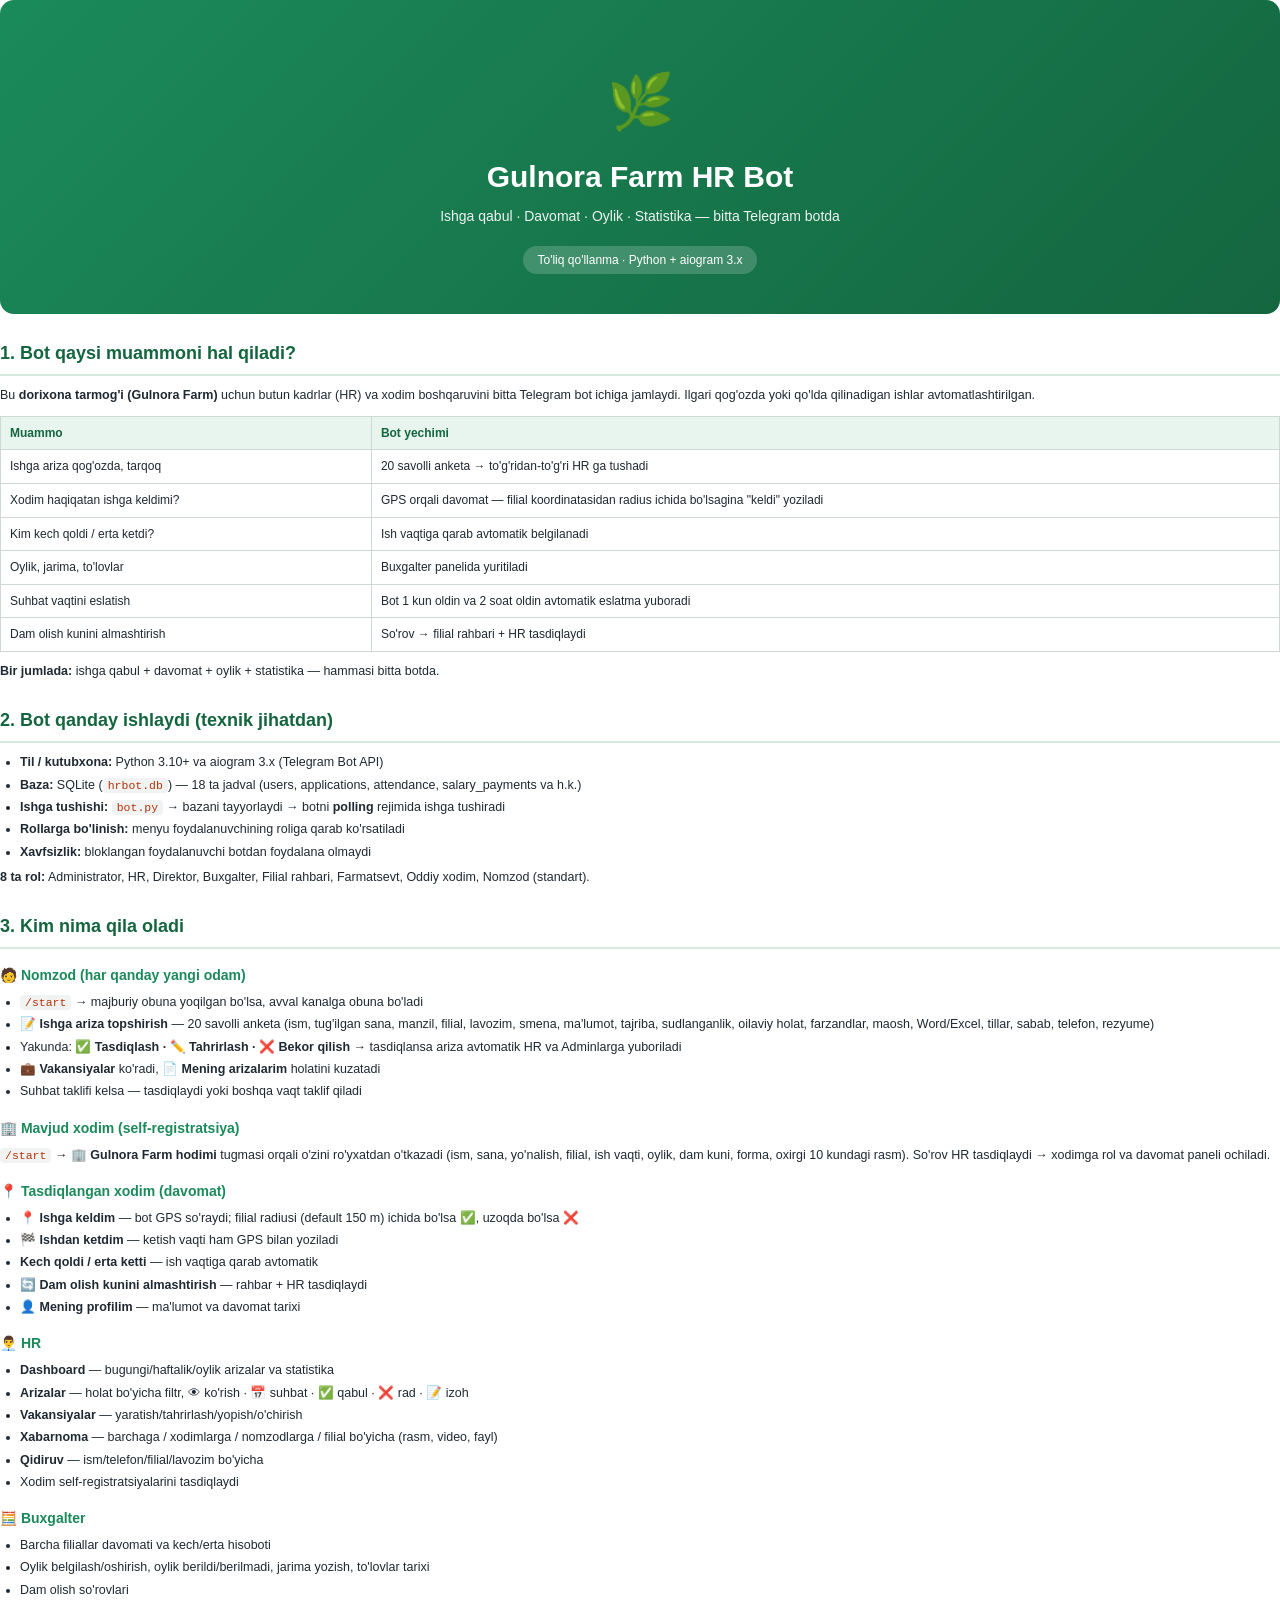
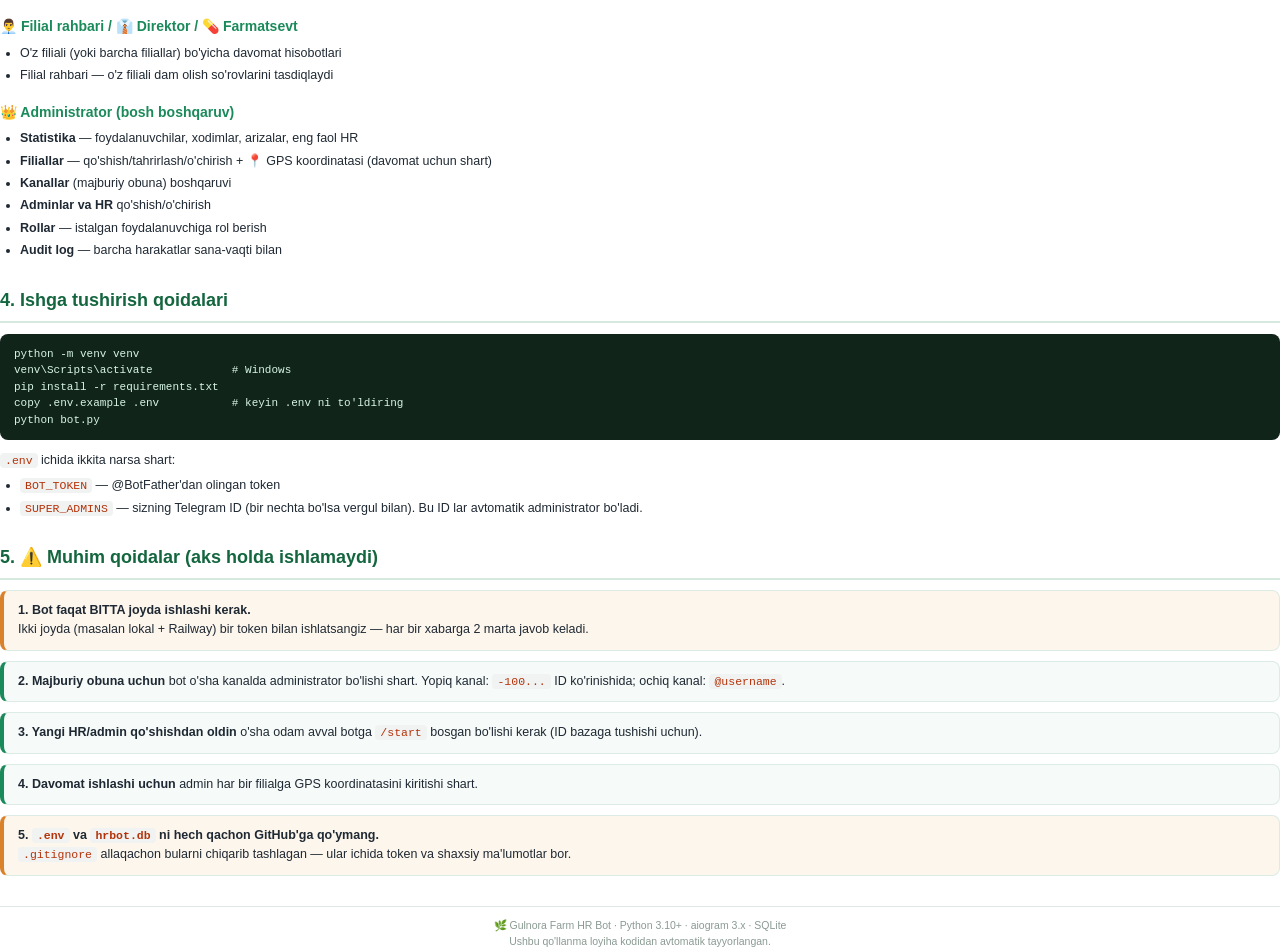
<file: QOLLANMA.html>
<!doctype html>
<html lang="uz">
<head>
<meta charset="utf-8">
<title>Gulnora Farm HR Bot — Qo'llanma</title>
<style>
  @page { size: A4; margin: 18mm 16mm; }
  * { box-sizing: border-box; }
  body {
    font-family: "Segoe UI", "Segoe UI Emoji", Arial, sans-serif;
    color: #1f2933; line-height: 1.55; font-size: 12.5px; margin: 0;
  }
  .cover {
    text-align: center; padding: 60px 20px 40px; margin-bottom: 24px;
    background: linear-gradient(135deg, #1b8a5a 0%, #14663f 100%);
    color: #fff; border-radius: 14px;
  }
  .cover .leaf { font-size: 54px; }
  .cover h1 { font-size: 30px; margin: 10px 0 6px; font-weight: 700; }
  .cover p { font-size: 14px; margin: 4px 0; opacity: .92; }
  .cover .tag { display:inline-block; margin-top:14px; padding:5px 14px;
    background: rgba(255,255,255,.18); border-radius: 20px; font-size: 12px; }
  h2 {
    font-size: 18px; color: #14663f; margin: 26px 0 10px;
    border-bottom: 2px solid #d6e9df; padding-bottom: 6px;
  }
  h3 { font-size: 14px; margin: 16px 0 6px; color: #1b8a5a; }
  p { margin: 6px 0; }
  ul { margin: 6px 0 6px 0; padding-left: 20px; }
  li { margin: 3px 0; }
  table { border-collapse: collapse; width: 100%; margin: 10px 0; font-size: 12px; }
  th, td { border: 1px solid #cdd9d2; padding: 7px 9px; text-align: left; vertical-align: top; }
  th { background: #e8f4ee; color: #14663f; font-weight: 600; }
  code {
    background: #f0f3f2; padding: 1px 5px; border-radius: 4px;
    font-family: "Consolas", monospace; font-size: 11.5px; color: #b5330a;
  }
  pre {
    background: #10241a; color: #d7f5e5; padding: 12px 14px; border-radius: 8px;
    font-family: "Consolas", monospace; font-size: 11px; overflow-x: auto; line-height: 1.5;
  }
  .card {
    background: #f6faf8; border: 1px solid #dcebe3; border-left: 4px solid #1b8a5a;
    border-radius: 8px; padding: 10px 14px; margin: 10px 0;
  }
  .warn { border-left-color: #d9822b; background: #fdf6ec; }
  .role { font-weight: 700; color: #14663f; }
  .muted { color: #6b7a72; font-size: 11px; }
  .section { page-break-inside: avoid; }
  footer { margin-top: 30px; text-align: center; color: #8a9a92; font-size: 10.5px;
    border-top: 1px solid #e0e8e4; padding-top: 10px; }
</style>
</head>
<body>

<div class="cover">
  <div class="leaf">🌿</div>
  <h1>Gulnora Farm HR Bot</h1>
  <p>Ishga qabul · Davomat · Oylik · Statistika — bitta Telegram botda</p>
  <div class="tag">To'liq qo'llanma · Python + aiogram 3.x</div>
</div>

<div class="section">
<h2>1. Bot qaysi muammoni hal qiladi?</h2>
<p>Bu <b>dorixona tarmog'i (Gulnora Farm)</b> uchun butun kadrlar (HR) va xodim boshqaruvini
bitta Telegram bot ichiga jamlaydi. Ilgari qog'ozda yoki qo'lda qilinadigan ishlar
avtomatlashtirilgan.</p>
<table>
  <tr><th>Muammo</th><th>Bot yechimi</th></tr>
  <tr><td>Ishga ariza qog'ozda, tarqoq</td><td>20 savolli anketa → to'g'ridan-to'g'ri HR ga tushadi</td></tr>
  <tr><td>Xodim haqiqatan ishga keldimi?</td><td>GPS orqali davomat — filial koordinatasidan radius ichida bo'lsagina "keldi" yoziladi</td></tr>
  <tr><td>Kim kech qoldi / erta ketdi?</td><td>Ish vaqtiga qarab avtomatik belgilanadi</td></tr>
  <tr><td>Oylik, jarima, to'lovlar</td><td>Buxgalter panelida yuritiladi</td></tr>
  <tr><td>Suhbat vaqtini eslatish</td><td>Bot 1 kun oldin va 2 soat oldin avtomatik eslatma yuboradi</td></tr>
  <tr><td>Dam olish kunini almashtirish</td><td>So'rov → filial rahbari + HR tasdiqlaydi</td></tr>
</table>
<p><b>Bir jumlada:</b> ishga qabul + davomat + oylik + statistika — hammasi bitta botda.</p>
</div>

<div class="section">
<h2>2. Bot qanday ishlaydi (texnik jihatdan)</h2>
<ul>
  <li><b>Til / kutubxona:</b> Python 3.10+ va aiogram 3.x (Telegram Bot API)</li>
  <li><b>Baza:</b> SQLite (<code>hrbot.db</code>) — 18 ta jadval (users, applications, attendance, salary_payments va h.k.)</li>
  <li><b>Ishga tushishi:</b> <code>bot.py</code> → bazani tayyorlaydi → botni <b>polling</b> rejimida ishga tushiradi</li>
  <li><b>Rollarga bo'linish:</b> menyu foydalanuvchining roliga qarab ko'rsatiladi</li>
  <li><b>Xavfsizlik:</b> bloklangan foydalanuvchi botdan foydalana olmaydi</li>
</ul>
<p><b>8 ta rol:</b> Administrator, HR, Direktor, Buxgalter, Filial rahbari, Farmatsevt,
Oddiy xodim, Nomzod (standart).</p>
</div>

<div class="section">
<h2>3. Kim nima qila oladi</h2>

<h3>🧑 Nomzod (har qanday yangi odam)</h3>
<ul>
  <li><code>/start</code> → majburiy obuna yoqilgan bo'lsa, avval kanalga obuna bo'ladi</li>
  <li><b>📝 Ishga ariza topshirish</b> — 20 savolli anketa (ism, tug'ilgan sana, manzil, filial, lavozim, smena, ma'lumot, tajriba, sudlanganlik, oilaviy holat, farzandlar, maosh, Word/Excel, tillar, sabab, telefon, rezyume)</li>
  <li>Yakunda: <b>✅ Tasdiqlash · ✏️ Tahrirlash · ❌ Bekor qilish</b> → tasdiqlansa ariza avtomatik HR va Adminlarga yuboriladi</li>
  <li><b>💼 Vakansiyalar</b> ko'radi, <b>📄 Mening arizalarim</b> holatini kuzatadi</li>
  <li>Suhbat taklifi kelsa — tasdiqlaydi yoki boshqa vaqt taklif qiladi</li>
</ul>

<h3>🏢 Mavjud xodim (self-registratsiya)</h3>
<p><code>/start</code> → <b>🏢 Gulnora Farm hodimi</b> tugmasi orqali o'zini ro'yxatdan o'tkazadi
(ism, sana, yo'nalish, filial, ish vaqti, oylik, dam kuni, forma, oxirgi 10 kundagi rasm).
So'rov HR tasdiqlaydi → xodimga rol va davomat paneli ochiladi.</p>

<h3>📍 Tasdiqlangan xodim (davomat)</h3>
<ul>
  <li><b>📍 Ishga keldim</b> — bot GPS so'raydi; filial radiusi (default 150 m) ichida bo'lsa ✅, uzoqda bo'lsa ❌</li>
  <li><b>🏁 Ishdan ketdim</b> — ketish vaqti ham GPS bilan yoziladi</li>
  <li><b>Kech qoldi / erta ketti</b> — ish vaqtiga qarab avtomatik</li>
  <li><b>🔄 Dam olish kunini almashtirish</b> — rahbar + HR tasdiqlaydi</li>
  <li><b>👤 Mening profilim</b> — ma'lumot va davomat tarixi</li>
</ul>

<h3>👨‍💼 HR</h3>
<ul>
  <li><b>Dashboard</b> — bugungi/haftalik/oylik arizalar va statistika</li>
  <li><b>Arizalar</b> — holat bo'yicha filtr, 👁 ko'rish · 📅 suhbat · ✅ qabul · ❌ rad · 📝 izoh</li>
  <li><b>Vakansiyalar</b> — yaratish/tahrirlash/yopish/o'chirish</li>
  <li><b>Xabarnoma</b> — barchaga / xodimlarga / nomzodlarga / filial bo'yicha (rasm, video, fayl)</li>
  <li><b>Qidiruv</b> — ism/telefon/filial/lavozim bo'yicha</li>
  <li>Xodim self-registratsiyalarini tasdiqlaydi</li>
</ul>

<h3>🧮 Buxgalter</h3>
<ul>
  <li>Barcha filiallar davomati va kech/erta hisoboti</li>
  <li>Oylik belgilash/oshirish, oylik berildi/berilmadi, jarima yozish, to'lovlar tarixi</li>
  <li>Dam olish so'rovlari</li>
</ul>

<h3>👨‍💼 Filial rahbari / 👔 Direktor / 💊 Farmatsevt</h3>
<ul>
  <li>O'z filiali (yoki barcha filiallar) bo'yicha davomat hisobotlari</li>
  <li>Filial rahbari — o'z filiali dam olish so'rovlarini tasdiqlaydi</li>
</ul>

<h3>👑 Administrator (bosh boshqaruv)</h3>
<ul>
  <li><b>Statistika</b> — foydalanuvchilar, xodimlar, arizalar, eng faol HR</li>
  <li><b>Filiallar</b> — qo'shish/tahrirlash/o'chirish + 📍 GPS koordinatasi (davomat uchun shart)</li>
  <li><b>Kanallar</b> (majburiy obuna) boshqaruvi</li>
  <li><b>Adminlar va HR</b> qo'shish/o'chirish</li>
  <li><b>Rollar</b> — istalgan foydalanuvchiga rol berish</li>
  <li><b>Audit log</b> — barcha harakatlar sana-vaqti bilan</li>
</ul>
</div>

<div class="section">
<h2>4. Ishga tushirish qoidalari</h2>
<pre>python -m venv venv
venv\Scripts\activate            # Windows
pip install -r requirements.txt
copy .env.example .env           # keyin .env ni to'ldiring
python bot.py</pre>
<p><code>.env</code> ichida ikkita narsa shart:</p>
<ul>
  <li><code>BOT_TOKEN</code> — @BotFather'dan olingan token</li>
  <li><code>SUPER_ADMINS</code> — sizning Telegram ID (bir nechta bo'lsa vergul bilan). Bu ID lar avtomatik administrator bo'ladi.</li>
</ul>
</div>

<div class="section">
<h2>5. ⚠️ Muhim qoidalar (aks holda ishlamaydi)</h2>

<div class="card warn">
  <b>1. Bot faqat BITTA joyda ishlashi kerak.</b><br>
  Ikki joyda (masalan lokal + Railway) bir token bilan ishlatsangiz — har bir xabarga
  2 marta javob keladi.
</div>
<div class="card">
  <b>2. Majburiy obuna uchun</b> bot o'sha kanalda administrator bo'lishi shart.
  Yopiq kanal: <code>-100...</code> ID ko'rinishida; ochiq kanal: <code>@username</code>.
</div>
<div class="card">
  <b>3. Yangi HR/admin qo'shishdan oldin</b> o'sha odam avval botga <code>/start</code>
  bosgan bo'lishi kerak (ID bazaga tushishi uchun).
</div>
<div class="card">
  <b>4. Davomat ishlashi uchun</b> admin har bir filialga GPS koordinatasini kiritishi shart.
</div>
<div class="card warn">
  <b>5. <code>.env</code> va <code>hrbot.db</code> ni hech qachon GitHub'ga qo'ymang.</b><br>
  <code>.gitignore</code> allaqachon bularni chiqarib tashlagan — ular ichida token va shaxsiy ma'lumotlar bor.
</div>
</div>

<footer>
  🌿 Gulnora Farm HR Bot · Python 3.10+ · aiogram 3.x · SQLite<br>
  Ushbu qo'llanma loyiha kodidan avtomatik tayyorlangan.
</footer>

</body>
</html>
</file>
